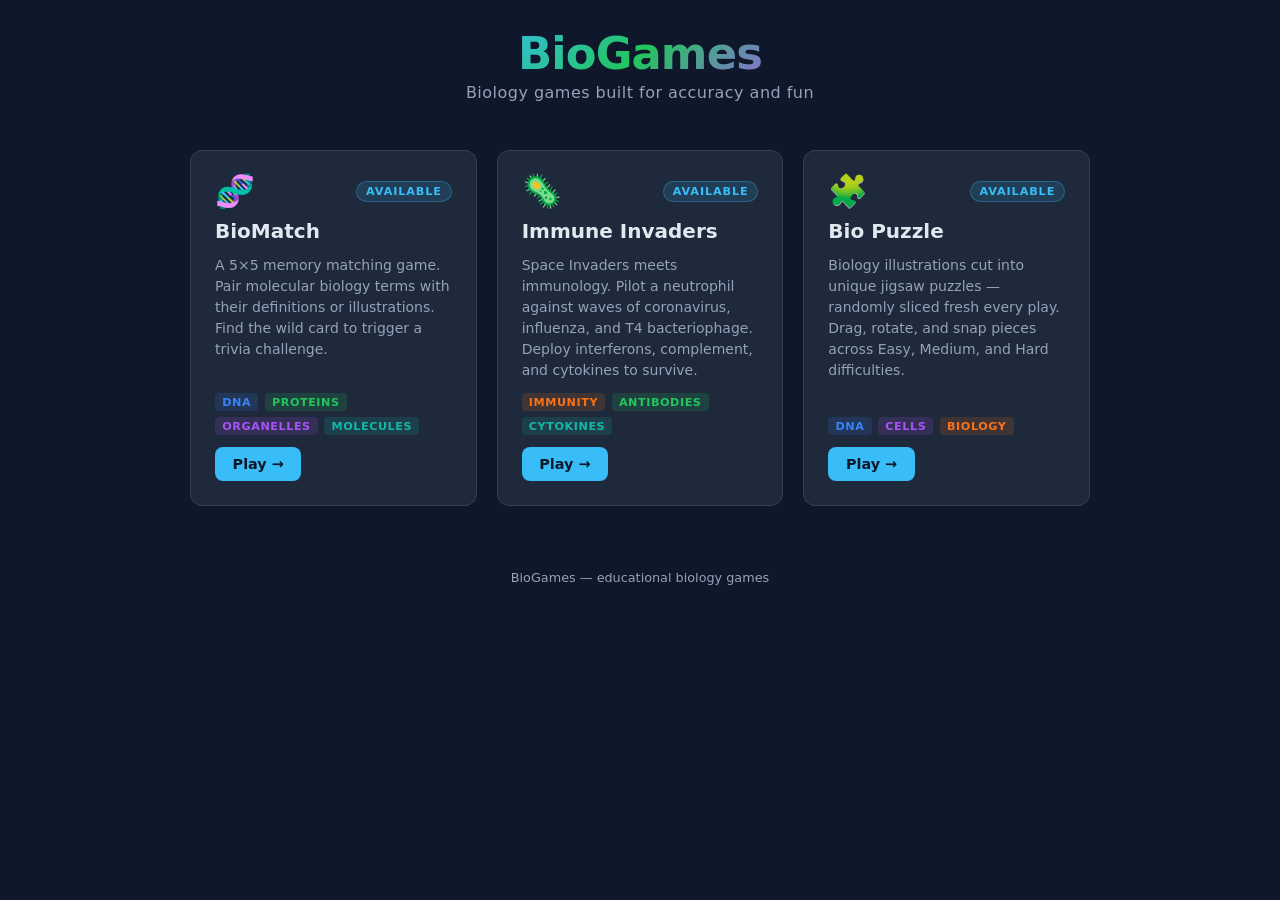
<file: index.html>
<!DOCTYPE html>
<html lang="en">
<head>
  <meta charset="UTF-8">
  <meta name="viewport" content="width=device-width, initial-scale=1.0">
  <title>BioGames</title>
  <link rel="stylesheet" href="shared/styles.css">
  <style>
    body {
      display: flex;
      flex-direction: column;
      align-items: center;
      padding: 2rem 1rem;
    }

    /* ---------- Header ---------- */
    .site-header {
      text-align: center;
      margin-bottom: 3rem;
    }

    .site-logo {
      font-size: 2.8rem;
      font-weight: 900;
      letter-spacing: -0.02em;
      background: linear-gradient(135deg, var(--accent) 0%, var(--protein) 50%, var(--organelle) 100%);
      -webkit-background-clip: text;
      -webkit-text-fill-color: transparent;
      background-clip: text;
      line-height: 1;
      margin-bottom: 0.4rem;
    }

    .site-tagline {
      color: var(--text-dim);
      font-size: 1rem;
      letter-spacing: 0.03em;
    }

    /* ---------- Game Grid ---------- */
    .game-grid {
      display: grid;
      grid-template-columns: repeat(auto-fill, minmax(280px, 1fr));
      gap: 1.25rem;
      width: 100%;
      max-width: 900px;
    }

    /* ---------- Game Card ---------- */
    .game-card {
      background: var(--surface);
      border: 1px solid #334155;
      border-radius: var(--radius);
      padding: 1.5rem;
      display: flex;
      flex-direction: column;
      gap: 0.75rem;
      transition: border-color 0.2s, transform 0.15s;
      text-decoration: none;
      color: inherit;
    }

    .game-card:hover {
      border-color: var(--accent);
      transform: translateY(-2px);
    }

    .game-card.coming-soon {
      opacity: 0.45;
      cursor: default;
      pointer-events: none;
    }

    .game-card-header {
      display: flex;
      align-items: center;
      justify-content: space-between;
      gap: 0.5rem;
    }

    .game-icon {
      font-size: 2rem;
      line-height: 1;
    }

    .game-badge {
      font-size: 0.7rem;
      font-weight: 700;
      text-transform: uppercase;
      letter-spacing: 0.08em;
      padding: 0.2rem 0.55rem;
      border-radius: 99px;
      background: rgba(56,189,248,0.15);
      color: var(--accent);
      border: 1px solid rgba(56,189,248,0.3);
    }

    .game-badge.soon {
      background: rgba(148,163,184,0.1);
      color: var(--text-dim);
      border-color: rgba(148,163,184,0.2);
    }

    .game-title {
      font-size: 1.25rem;
      font-weight: 700;
      color: var(--text);
    }

    .game-description {
      font-size: 0.875rem;
      color: var(--text-dim);
      line-height: 1.5;
      flex: 1;
    }

    .game-tags {
      display: flex;
      gap: 0.4rem;
      flex-wrap: wrap;
    }

    .tag {
      font-size: 0.7rem;
      font-weight: 600;
      padding: 0.15rem 0.45rem;
      border-radius: 4px;
      text-transform: uppercase;
      letter-spacing: 0.05em;
    }

    .tag-dna       { background: rgba(59,130,246,0.15); color: var(--dna); }
    .tag-protein   { background: rgba(34,197,94,0.15);  color: var(--protein); }
    .tag-organelle { background: rgba(168,85,247,0.15); color: var(--organelle); }
    .tag-process   { background: rgba(249,115,22,0.15); color: var(--process); }
    .tag-molecule  { background: rgba(20,184,166,0.15); color: var(--molecule); }

    .play-btn {
      display: inline-flex;
      align-items: center;
      gap: 0.4rem;
      background: var(--accent);
      color: var(--bg);
      border: none;
      padding: 0.55rem 1.1rem;
      border-radius: 8px;
      font-weight: 700;
      font-size: 0.9rem;
      cursor: pointer;
      transition: opacity 0.2s;
      align-self: flex-start;
      text-decoration: none;
    }

    .play-btn:hover { opacity: 0.85; }

    /* ---------- Footer ---------- */
    .site-footer {
      margin-top: 4rem;
      color: var(--text-dim);
      font-size: 0.8rem;
      text-align: center;
    }
  </style>
</head>
<body>

  <header class="site-header">
    <div class="site-logo">BioGames</div>
    <p class="site-tagline">Biology games built for accuracy and fun</p>
  </header>

  <div class="game-grid">

    <!-- BioMatch -->
    <div class="game-card">
      <div class="game-card-header">
        <span class="game-icon">&#x1F9EC;</span>
        <span class="game-badge">Available</span>
      </div>
      <div class="game-title">BioMatch</div>
      <p class="game-description">
        A 5&times;5 memory matching game. Pair molecular biology terms with their definitions or
        illustrations. Find the wild card to trigger a trivia challenge.
      </p>
      <div class="game-tags">
        <span class="tag tag-dna">DNA</span>
        <span class="tag tag-protein">Proteins</span>
        <span class="tag tag-organelle">Organelles</span>
        <span class="tag tag-molecule">Molecules</span>
      </div>
      <a class="play-btn" href="games/bio-match/">Play &rarr;</a>
    </div>

    <!-- Immune Invaders -->
    <div class="game-card">
      <div class="game-card-header">
        <span class="game-icon">&#x1F9A0;</span>
        <span class="game-badge">Available</span>
      </div>
      <div class="game-title">Immune Invaders</div>
      <p class="game-description">
        Space Invaders meets immunology. Pilot a neutrophil against waves of
        coronavirus, influenza, and T4 bacteriophage. Deploy interferons,
        complement, and cytokines to survive.
      </p>
      <div class="game-tags">
        <span class="tag tag-process">Immunity</span>
        <span class="tag tag-protein">Antibodies</span>
        <span class="tag tag-molecule">Cytokines</span>
      </div>
      <a class="play-btn" href="games/immune-invaders/">Play &rarr;</a>
    </div>

    <!-- Bio Puzzle -->
    <div class="game-card">
      <div class="game-card-header">
        <span class="game-icon">&#x1F9E9;</span>
        <span class="game-badge">Available</span>
      </div>
      <div class="game-title">Bio Puzzle</div>
      <p class="game-description">
        Biology illustrations cut into unique jigsaw puzzles &mdash; randomly
        sliced fresh every play. Drag, rotate, and snap pieces across Easy,
        Medium, and Hard difficulties.
      </p>
      <div class="game-tags">
        <span class="tag tag-dna">DNA</span>
        <span class="tag tag-organelle">Cells</span>
        <span class="tag tag-process">Biology</span>
      </div>
      <a class="play-btn" href="games/bio-puzzle/">Play &rarr;</a>
    </div>

  </div>

  <footer class="site-footer">
    BioGames &mdash; educational biology games
  </footer>

</body>
</html>
</file>
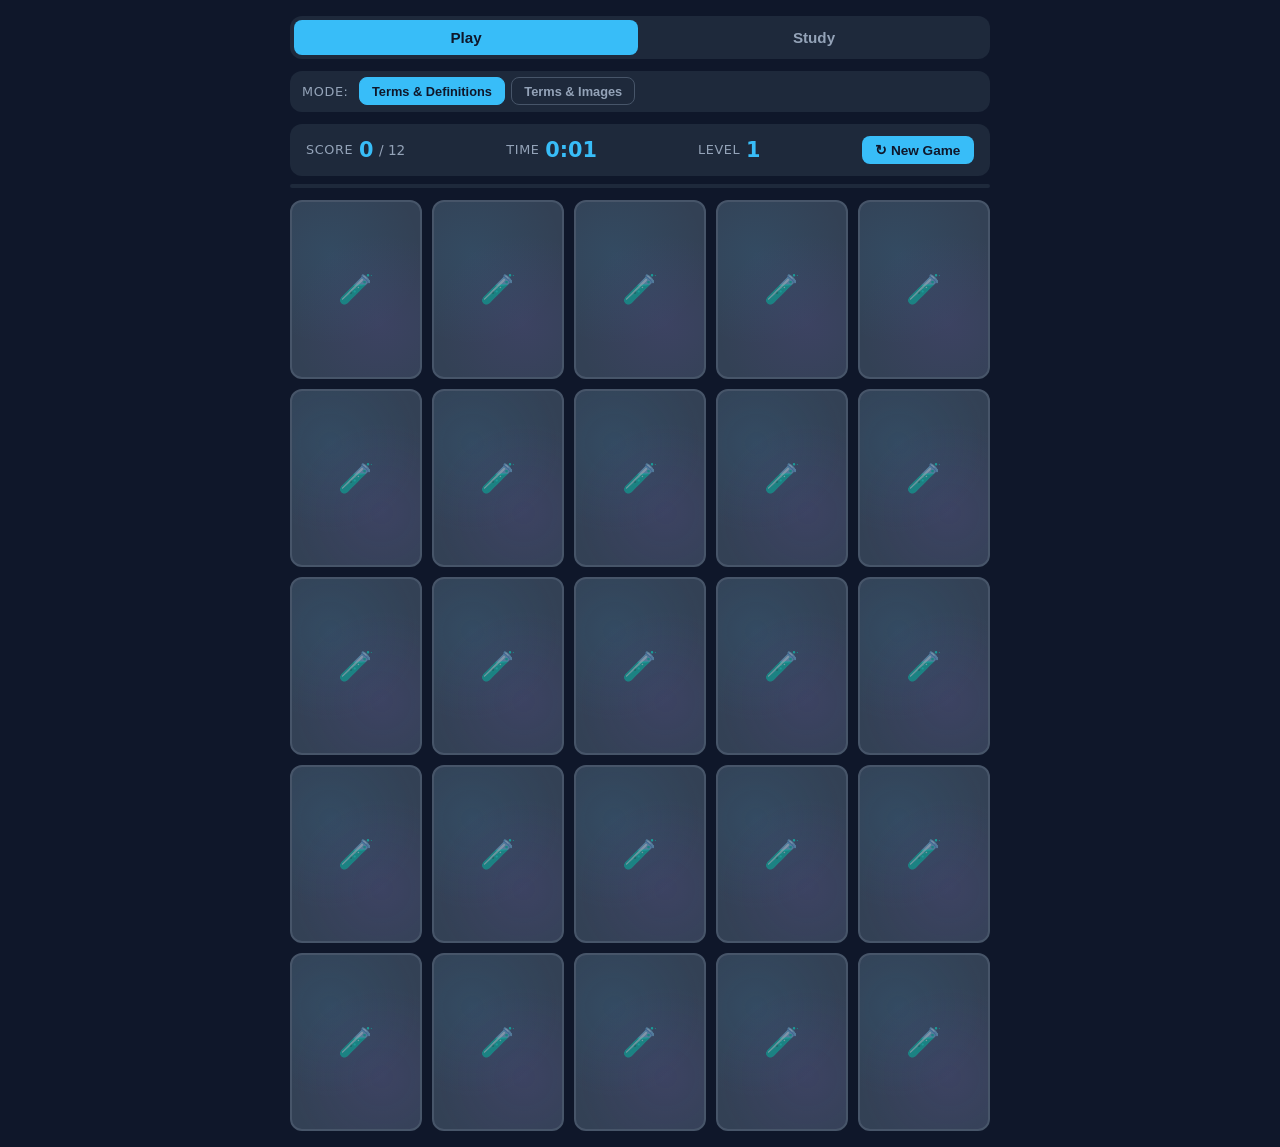
<file: games/bio-match/index.html>
<!DOCTYPE html>
<html lang="en">
<head>
  <meta charset="UTF-8">
  <meta name="viewport" content="width=device-width, initial-scale=1.0">
  <title>BioMatch — BioGames</title>
  <link rel="stylesheet" href="../../shared/styles.css">
  <link rel="stylesheet" href="styles.css">
</head>
<body>
  <!-- ============================================================
       BioMatch: A molecular biology-themed memory matching game.

       Game Logic Overview:
       - 5x5 grid = 25 cards (12 matched pairs + 1 special "wild" card)
       - Cards are drawn from biology content pools (DNA, proteins,
         organelles, processes, molecules, enzymes) and color-coded
         by category.
       - Clicking a card reveals it for 3 seconds with a countdown.
       - If two revealed cards match, they disappear with a "MATCH!!"
         animation and score increments.
       - If they don't match, both flip back after the 3-sec window.
       - The special card triggers a multiple-choice biology trivia
         question. Correct = one pair is auto-removed; Wrong = board
         is reshuffled.
       - Timer tracks completion time. Confetti celebration on win.
       ============================================================ -->

  <div id="app">
    <!-- Tab Navigation -->
    <nav id="tab-bar">
      <button class="tab-btn active" data-tab="game">Play</button>
      <button class="tab-btn" data-tab="study">Study</button>
    </nav>

    <!-- Game Mode Selector (visible on both pages) -->
    <div id="mode-bar">
      <span class="mode-label">Mode:</span>
      <button class="mode-btn active" data-mode="definitions">Terms &amp; Definitions</button>
      <button class="mode-btn" data-mode="images">Terms &amp; Images</button>
    </div>

    <!-- ==================== GAME PAGE ==================== -->
    <div id="page-game" class="page">

    <!-- Header / HUD -->
    <header id="hud">
      <div class="hud-item">
        <span class="hud-label">Score</span>
        <span id="score" class="hud-value">0</span>
        <span class="hud-sublabel">/ <span id="total-pairs">12</span></span>
      </div>
      <div class="hud-item">
        <span class="hud-label">Time</span>
        <span id="timer" class="hud-value">0:00</span>
      </div>
      <div class="hud-item">
        <span class="hud-label">Level</span>
        <span id="level" class="hud-value">1</span>
      </div>
      <div class="hud-item">
        <button id="new-game-btn" title="New Game">&#x21bb; New Game</button>
      </div>
    </header>

    <!-- Countdown bar shown when a card is revealed -->
    <div id="countdown-bar-container">
      <div id="countdown-bar"></div>
    </div>

    <!-- 5x5 Card Grid -->
    <main id="grid"></main>

    <!-- Match animation overlay -->
    <div id="match-overlay" class="hidden">
      <span>MATCH!!</span>
    </div>

    <!-- Trivia modal for the special card -->
    <div id="trivia-modal" class="modal hidden">
      <div class="modal-content">
        <div class="modal-header">
          <span class="modal-icon">&#x1F9EC;</span> <!-- DNA emoji -->
          <h2>Biology Trivia!</h2>
        </div>
        <p id="trivia-difficulty" class="trivia-difficulty"></p>
        <p id="trivia-question" class="trivia-question"></p>
        <div id="trivia-choices" class="trivia-choices"></div>
        <p id="trivia-feedback" class="trivia-feedback hidden"></p>
      </div>
    </div>

    <!-- Win / celebration overlay -->
    <div id="win-overlay" class="modal hidden">
      <div class="modal-content celebration">
        <h1>&#127881; Ta-Da! &#127881;</h1>
        <p id="win-message"></p>
        <button id="next-level-btn">Next Level &rarr;</button>
      </div>
    </div>

    <!-- Confetti canvas -->
    <canvas id="confetti-canvas"></canvas>

    </div><!-- /page-game -->

    <!-- ==================== STUDY PAGE ==================== -->
    <div id="page-study" class="page hidden">
      <h2 class="study-title">Study Guide</h2>
      <p class="study-subtitle">Review all term-definition pairs before playing.</p>
      <div id="study-list"></div>
    </div>

  </div>

  <script src="questions.js"></script>
  <script src="drawings.js"></script>
  <script src="game.js"></script>
</body>
</html>
</file>
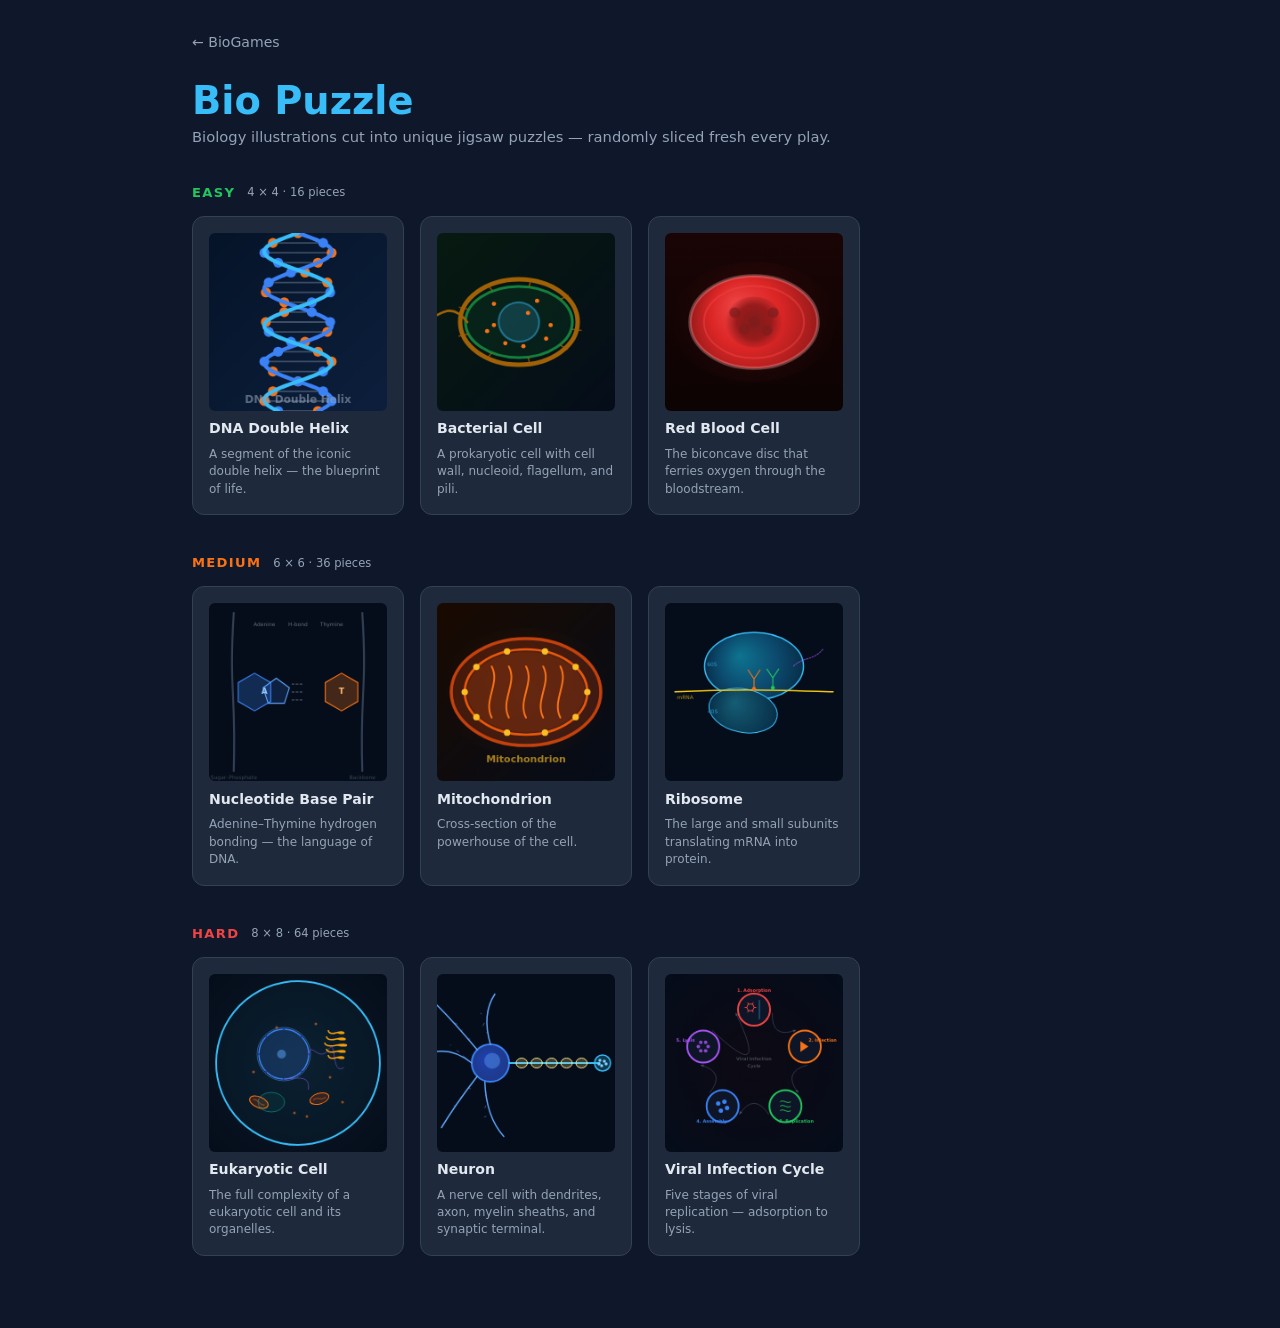
<file: games/bio-puzzle/index.html>
<!DOCTYPE html>
<html lang="en">
<head>
  <meta charset="UTF-8">
  <meta name="viewport" content="width=device-width, initial-scale=1.0">
  <title>Bio Puzzle — BioGames</title>
  <link rel="stylesheet" href="styles.css">
</head>
<body>

<!-- SELECTION SCREEN -->
<div id="select-screen">
  <a href="../../" class="select-back">← BioGames</a>
  <h1 class="select-title">Bio Puzzle</h1>
  <p class="select-subtitle">Biology illustrations cut into unique jigsaw puzzles — randomly sliced fresh every play.</p>

  <section class="diff-section">
    <h2 class="diff-heading easy">Easy <span class="diff-meta">4 × 4 · 16 pieces</span></h2>
    <div class="puzzle-grid" id="grid-easy"></div>
  </section>

  <section class="diff-section">
    <h2 class="diff-heading medium">Medium <span class="diff-meta">6 × 6 · 36 pieces</span></h2>
    <div class="puzzle-grid" id="grid-medium"></div>
  </section>

  <section class="diff-section">
    <h2 class="diff-heading hard">Hard <span class="diff-meta">8 × 8 · 64 pieces</span></h2>
    <div class="puzzle-grid" id="grid-hard"></div>
  </section>
</div>

<!-- WORKBENCH -->
<div id="workbench" style="display:none">
  <a id="back-btn" href="#">← Select Puzzle</a>
  <canvas id="game-canvas"></canvas>
</div>

<div id="toast"></div>

<script src="puzzles.js"></script>
<script src="jigsaw.js"></script>
<script src="game.js"></script>
</body>
</html>
</file>
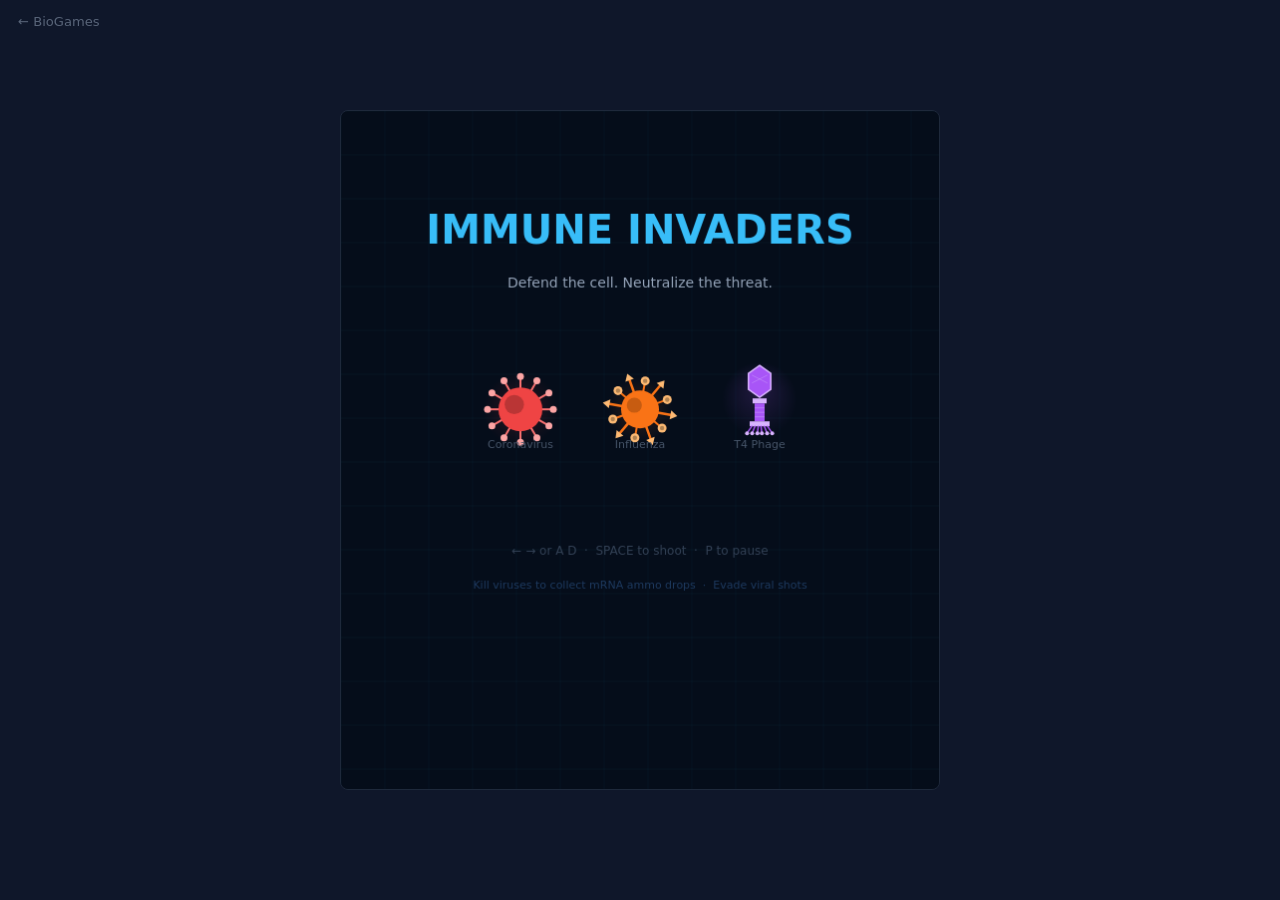
<file: games/immune-invaders/index.html>
<!DOCTYPE html>
<html lang="en">
<head>
  <meta charset="UTF-8">
  <meta name="viewport" content="width=device-width, initial-scale=1.0">
  <title>Immune Invaders — BioGames</title>
  <link rel="stylesheet" href="styles.css">
</head>
<body>

  <a class="back-link" href="../../">&#x2190; BioGames</a>

  <div id="game-wrapper">
    <canvas id="game-canvas"></canvas>
    <div id="toast"></div>
  </div>

  <script src="game.js"></script>
</body>
</html>
</file>
<file: shared/styles.css>
/* ==========================================================
   BioGames — Shared Styles
   Dark scientific aesthetic shared across all games.
   ========================================================== */

/* ---------- Reset ---------- */
*, *::before, *::after {
  box-sizing: border-box;
  margin: 0;
  padding: 0;
}

/* ---------- Design Tokens ---------- */
:root {
  --bg: #0f172a;
  --surface: #1e293b;
  --text: #e2e8f0;
  --text-dim: #94a3b8;
  --accent: #38bdf8;

  /* Biology category colors */
  --dna:       #3B82F6;
  --protein:   #22C55E;
  --organelle: #A855F7;
  --process:   #F97316;
  --molecule:  #14B8A6;
  --enzyme:    #EF4444;
  --special:   #EAB308;

  --card-back: #334155;
  --radius: 12px;
  --transition: 0.5s;
}

/* ---------- Base ---------- */
body {
  font-family: 'Segoe UI', system-ui, -apple-system, sans-serif;
  background: var(--bg);
  color: var(--text);
  min-height: 100vh;
}
</file>
<file: games/bio-match/styles.css>
/* ==========================================================
   BioMatch — Game Styles
   Category color-coding:
     DNA       → blue   (#3B82F6)
     Protein   → green  (#22C55E)
     Organelle → purple (#A855F7)
     Process   → orange (#F97316)
     Molecule  → teal   (#14B8A6)
     Enzyme    → red    (#EF4444)
     Special   → gold   (#EAB308)
   Shared base styles (reset, :root, body) live in ../../shared/styles.css
   ========================================================== */

/* ---------- Game Layout ---------- */
body {
  display: flex;
  justify-content: center;
  padding: 1rem;
}

#app {
  width: 100%;
  max-width: 700px;
}

/* ---------- Tab Navigation ---------- */
#tab-bar {
  display: flex;
  gap: 0.25rem;
  margin-bottom: 0.75rem;
  background: var(--surface);
  border-radius: var(--radius);
  padding: 0.25rem;
}

.tab-btn {
  flex: 1;
  padding: 0.55rem 1rem;
  border: none;
  border-radius: 8px;
  background: transparent;
  color: var(--text-dim);
  font-size: 0.95rem;
  font-weight: 600;
  cursor: pointer;
  transition: background 0.2s, color 0.2s;
}

.tab-btn:hover {
  color: var(--text);
}

.tab-btn.active {
  background: var(--accent);
  color: var(--bg);
}

/* ---------- Mode Bar ---------- */
#mode-bar {
  display: flex;
  align-items: center;
  gap: 0.4rem;
  margin-bottom: 0.75rem;
  padding: 0.4rem 0.75rem;
  background: var(--surface);
  border-radius: var(--radius);
  flex-wrap: wrap;
}

.mode-label {
  color: var(--text-dim);
  font-size: 0.8rem;
  text-transform: uppercase;
  letter-spacing: 0.05em;
  margin-right: 0.25rem;
}

.mode-btn {
  padding: 0.35rem 0.75rem;
  border: 1.5px solid #475569;
  border-radius: 8px;
  background: transparent;
  color: var(--text-dim);
  font-size: 0.8rem;
  font-weight: 600;
  cursor: pointer;
  transition: background 0.2s, color 0.2s, border-color 0.2s;
}

.mode-btn:hover {
  border-color: var(--accent);
  color: var(--text);
}

.mode-btn.active {
  background: var(--accent);
  color: var(--bg);
  border-color: var(--accent);
}

/* ---------- Pages ---------- */
.page.hidden { display: none; }

/* ---------- HUD ---------- */
#hud {
  display: flex;
  justify-content: space-between;
  align-items: center;
  gap: 0.5rem;
  padding: 0.75rem 1rem;
  background: var(--surface);
  border-radius: var(--radius);
  margin-bottom: 0.5rem;
  flex-wrap: wrap;
}

.hud-item {
  display: flex;
  align-items: center;
  gap: 0.35rem;
}

.hud-label {
  color: var(--text-dim);
  font-size: 0.8rem;
  text-transform: uppercase;
  letter-spacing: 0.05em;
}

.hud-value {
  font-size: 1.3rem;
  font-weight: 700;
  color: var(--accent);
}

.hud-sublabel {
  color: var(--text-dim);
  font-size: 0.85rem;
}

#new-game-btn {
  background: var(--accent);
  color: var(--bg);
  border: none;
  padding: 0.4rem 0.85rem;
  border-radius: 8px;
  font-weight: 600;
  font-size: 0.85rem;
  cursor: pointer;
  transition: opacity 0.2s;
}
#new-game-btn:hover { opacity: 0.85; }

/* ---------- Countdown Bar ---------- */
#countdown-bar-container {
  height: 4px;
  background: var(--surface);
  border-radius: 2px;
  margin-bottom: 0.75rem;
  overflow: hidden;
}

#countdown-bar {
  height: 100%;
  width: 0%;
  background: var(--accent);
  border-radius: 2px;
  transition: width linear;
}

#countdown-bar.active {
  width: 100%;
}

/* ---------- Grid ---------- */
#grid {
  display: grid;
  grid-template-columns: repeat(5, 1fr);
  gap: 10px;
}

/* ---------- Card ---------- */
.card {
  position: relative;
  aspect-ratio: 1 / 1.35;
  perspective: 800px;
  cursor: pointer;
}

.card.matched {
  pointer-events: none;
}

.card.matched .card-inner {
  animation: matchPop 0.5s ease forwards;
}

@keyframes matchPop {
  0%   { transform: rotateY(180deg) scale(1); opacity: 1; }
  50%  { transform: rotateY(180deg) scale(1.15); opacity: 0.8; }
  100% { transform: rotateY(180deg) scale(0); opacity: 0; }
}

.card-inner {
  width: 100%;
  height: 100%;
  position: relative;
  transform-style: preserve-3d;
  transition: transform var(--transition) ease;
}

.card.flipped .card-inner {
  transform: rotateY(180deg);
}

.card-face {
  position: absolute;
  width: 100%;
  height: 100%;
  backface-visibility: hidden;
  border-radius: var(--radius);
  display: flex;
  flex-direction: column;
  align-items: center;
  justify-content: center;
  padding: 0.4rem;
  text-align: center;
  overflow: hidden;
}

/* Card back — molecular / lab pattern */
.card-back {
  background: var(--card-back);
  border: 2px solid #475569;
  /* Subtle DNA helix pattern via repeating gradient */
  background-image:
    radial-gradient(circle at 30% 30%, rgba(56,189,248,0.08) 0%, transparent 60%),
    radial-gradient(circle at 70% 70%, rgba(168,85,247,0.08) 0%, transparent 60%);
}

.card-back::after {
  content: '\1F9EA'; /* test tube emoji */
  font-size: 1.8rem;
  opacity: 0.5;
}

/* Card front */
.card-front {
  background: var(--surface);
  transform: rotateY(180deg);
  border: 2px solid;
  display: flex;
  flex-direction: column;
  gap: 0.2rem;
}

.card-category {
  font-size: 0.65rem;
  text-transform: uppercase;
  letter-spacing: 0.08em;
  opacity: 0.8;
}

.card-label {
  font-size: 1.2rem;
  font-weight: 700;
  word-break: break-word;
  line-height: 1.2;
  text-align: center;
}

/* Single-word terms shrink to fit without breaking */
.card-label-single {
  white-space: nowrap;
  font-size: clamp(0.6rem, 2.5vw, 1.2rem);
}

/* Definition cards use smaller text to fit longer descriptions */
.card-label-def {
  font-size: 0.8rem;
  font-weight: 500;
  line-height: 1.3;
  text-align: center;
}

/* Image cards display SVG drawings */
.card-image {
  width: 85%;
  height: 70%;
  display: flex;
  align-items: center;
  justify-content: center;
}

.card-image svg,
.card-image img {
  width: 100%;
  height: 100%;
  object-fit: contain;
}

/* Study page image cards */
.study-image {
  flex: 1;
  padding: 0.5rem;
  display: flex;
  align-items: center;
  justify-content: center;
}

.study-image svg,
.study-image img {
  width: 100%;
  max-height: 80px;
  object-fit: contain;
}


/* Visual indicator: term cards have a solid left border accent */
.card-front.type-term {
  border-left-width: 4px;
}

/* Definition cards get a subtle background tint */
.card-front.type-definition {
  background: rgba(30, 41, 59, 0.95);
  border-style: dashed;
}

.card-countdown {
  position: absolute;
  bottom: 0.3rem;
  font-size: 0.65rem;
  opacity: 0.6;
}

/* Category color borders & text */
.card-front.cat-dna        { border-color: var(--dna);       color: var(--dna); }
.card-front.cat-protein     { border-color: var(--protein);   color: var(--protein); }
.card-front.cat-organelle   { border-color: var(--organelle); color: var(--organelle); }
.card-front.cat-process     { border-color: var(--process);   color: var(--process); }
.card-front.cat-molecule    { border-color: var(--molecule);  color: var(--molecule); }
.card-front.cat-enzyme      { border-color: var(--enzyme);    color: var(--enzyme); }
.card-front.cat-special     { border-color: var(--special);   color: var(--special); }

/* Special card glow */
.card-front.cat-special {
  box-shadow: 0 0 12px rgba(234,179,8,0.4);
}

/* ---------- Match Overlay ---------- */
#match-overlay {
  position: fixed;
  inset: 0;
  display: flex;
  align-items: center;
  justify-content: center;
  z-index: 100;
  pointer-events: none;
}

#match-overlay span {
  font-size: 4rem;
  font-weight: 900;
  color: var(--accent);
  text-shadow: 0 0 30px rgba(56,189,248,0.6);
  animation: matchBurst 0.8s ease forwards;
}

@keyframes matchBurst {
  0%   { transform: scale(0.3); opacity: 0; }
  50%  { transform: scale(1.3); opacity: 1; }
  100% { transform: scale(1); opacity: 0; }
}

#match-overlay.hidden { display: none; }

/* ---------- Modal (Trivia & Win) ---------- */
.modal {
  position: fixed;
  inset: 0;
  background: rgba(15,23,42,0.85);
  display: flex;
  align-items: center;
  justify-content: center;
  z-index: 200;
  padding: 1rem;
}
.modal.hidden { display: none; }

.modal-content {
  background: var(--surface);
  border: 1px solid #475569;
  border-radius: var(--radius);
  padding: 1.5rem;
  max-width: 520px;
  width: 100%;
  max-height: 90vh;
  overflow-y: auto;
}

.modal-header {
  display: flex;
  align-items: center;
  gap: 0.5rem;
  margin-bottom: 0.75rem;
}

.modal-icon {
  font-size: 1.8rem;
}

.modal-header h2 {
  font-size: 1.4rem;
  color: var(--special);
}

.trivia-difficulty {
  font-size: 0.75rem;
  text-transform: uppercase;
  letter-spacing: 0.08em;
  margin-bottom: 0.5rem;
  padding: 0.2rem 0.5rem;
  border-radius: 4px;
  display: inline-block;
}
.trivia-difficulty.easy   { background: #166534; color: #bbf7d0; }
.trivia-difficulty.medium { background: #854d0e; color: #fef08a; }
.trivia-difficulty.hard   { background: #991b1b; color: #fecaca; }

.trivia-question {
  font-size: 1.05rem;
  line-height: 1.45;
  margin-bottom: 1rem;
}

.trivia-choices {
  display: flex;
  flex-direction: column;
  gap: 0.5rem;
}

.trivia-choice-btn {
  background: #1e293b;
  border: 2px solid #475569;
  color: var(--text);
  padding: 0.65rem 0.85rem;
  border-radius: 8px;
  font-size: 0.95rem;
  cursor: pointer;
  text-align: left;
  transition: border-color 0.2s, background 0.2s;
}
.trivia-choice-btn:hover {
  border-color: var(--accent);
  background: #283548;
}
.trivia-choice-btn.correct {
  border-color: var(--protein);
  background: rgba(34,197,94,0.15);
  pointer-events: none;
}
.trivia-choice-btn.wrong {
  border-color: var(--enzyme);
  background: rgba(239,68,68,0.15);
  pointer-events: none;
}

.trivia-feedback {
  margin-top: 0.75rem;
  font-weight: 600;
  font-size: 1rem;
}
.trivia-feedback.hidden { display: none; }

/* ---------- Celebration ---------- */
.celebration h1 {
  font-size: 2.2rem;
  text-align: center;
  margin-bottom: 0.5rem;
}

.celebration p {
  text-align: center;
  font-size: 1.1rem;
  color: var(--text-dim);
  margin-bottom: 1rem;
}

#next-level-btn {
  display: block;
  margin: 0 auto;
  background: var(--accent);
  color: var(--bg);
  border: none;
  padding: 0.6rem 1.5rem;
  border-radius: 8px;
  font-weight: 700;
  font-size: 1rem;
  cursor: pointer;
  transition: opacity 0.2s;
}
#next-level-btn:hover { opacity: 0.85; }

/* ---------- Confetti Canvas ---------- */
#confetti-canvas {
  position: fixed;
  inset: 0;
  width: 100%;
  height: 100%;
  pointer-events: none;
  z-index: 300;
}

/* ---------- Shuffle animation ---------- */
.card.shuffling .card-inner {
  animation: shuffleWiggle 0.6s ease;
}

@keyframes shuffleWiggle {
  0%   { transform: translateX(0) rotateZ(0); }
  25%  { transform: translateX(-12px) rotateZ(-5deg); }
  50%  { transform: translateX(12px) rotateZ(5deg); }
  75%  { transform: translateX(-6px) rotateZ(-2deg); }
  100% { transform: translateX(0) rotateZ(0); }
}

/* ---------- Study Page ---------- */
.study-title {
  font-size: 1.5rem;
  font-weight: 700;
  color: var(--accent);
  margin-bottom: 0.25rem;
}

.study-subtitle {
  color: var(--text-dim);
  font-size: 0.9rem;
  margin-bottom: 1.25rem;
}

.study-category-heading {
  font-size: 0.8rem;
  text-transform: uppercase;
  letter-spacing: 0.1em;
  font-weight: 700;
  margin-top: 1.25rem;
  margin-bottom: 0.5rem;
  padding-bottom: 0.3rem;
  border-bottom: 1px solid #334155;
}

.study-card {
  display: flex;
  align-items: stretch;
  background: var(--surface);
  border-radius: var(--radius);
  margin-bottom: 0.5rem;
  overflow: hidden;
  border: 1px solid #334155;
}

.study-term {
  flex: 0 0 35%;
  padding: 0.75rem;
  font-weight: 700;
  font-size: 1rem;
  display: flex;
  align-items: center;
  justify-content: center;
  text-align: center;
  border-right: 2px solid;
}

.study-definition {
  flex: 1;
  padding: 0.75rem;
  font-size: 0.85rem;
  line-height: 1.4;
  color: var(--text-dim);
  display: flex;
  align-items: center;
}

/* Category colors for study cards */
.study-card.cat-dna        .study-term { color: var(--dna);       border-color: var(--dna); }
.study-card.cat-protein     .study-term { color: var(--protein);   border-color: var(--protein); }
.study-card.cat-organelle   .study-term { color: var(--organelle); border-color: var(--organelle); }
.study-card.cat-process     .study-term { color: var(--process);   border-color: var(--process); }
.study-card.cat-molecule    .study-term { color: var(--molecule);  border-color: var(--molecule); }
.study-card.cat-enzyme      .study-term { color: var(--enzyme);    border-color: var(--enzyme); }

.study-category-heading.cat-dna       { color: var(--dna); }
.study-category-heading.cat-protein    { color: var(--protein); }
.study-category-heading.cat-organelle  { color: var(--organelle); }
.study-category-heading.cat-process    { color: var(--process); }
.study-category-heading.cat-molecule   { color: var(--molecule); }
.study-category-heading.cat-enzyme     { color: var(--enzyme); }

/* ---------- Responsive ---------- */
@media (max-width: 500px) {
  #grid { gap: 6px; }
  .card-label { font-size: 0.8rem; }
  .card-label-def { font-size: 0.55rem; }
  .card-category { font-size: 0.45rem; }
  .card-back::after { font-size: 1.2rem; }
  #match-overlay span { font-size: 2.5rem; }
  #hud { padding: 0.5rem; }
  .hud-value { font-size: 1rem; }
}

@media (max-width: 360px) {
  .card-label { font-size: 0.7rem; }
  .card-label-def { font-size: 0.5rem; }
  #grid { gap: 4px; }
}
</file>
<file: games/bio-puzzle/styles.css>
@import '../../shared/styles.css';

/* ===== SELECTION SCREEN ===== */

#select-screen {
  min-height: 100vh;
  padding: 2rem;
  max-width: 960px;
  margin: 0 auto;
}

.select-back {
  display: inline-block;
  color: var(--text-dim);
  text-decoration: none;
  font-size: 0.88rem;
  margin-bottom: 1.75rem;
  transition: color 0.2s;
}
.select-back:hover { color: var(--accent); }

.select-title {
  font-size: 2.4rem;
  font-weight: 800;
  color: var(--accent);
  margin: 0 0 0.3rem;
}
.select-subtitle {
  color: var(--text-dim);
  font-size: 0.92rem;
  margin: 0 0 2.5rem;
}

.diff-section { margin-bottom: 2.5rem; }

.diff-heading {
  font-size: 0.82rem;
  font-weight: 700;
  letter-spacing: 0.1em;
  text-transform: uppercase;
  margin-bottom: 1rem;
  display: flex;
  align-items: center;
  gap: 0.75rem;
}
.diff-heading .diff-meta {
  font-size: 0.72rem;
  font-weight: 400;
  color: var(--text-dim);
  text-transform: none;
  letter-spacing: 0;
}
.diff-heading.easy   { color: #22c55e; }
.diff-heading.medium { color: #f97316; }
.diff-heading.hard   { color: #ef4444; }

.puzzle-grid {
  display: grid;
  grid-template-columns: repeat(auto-fill, minmax(190px, 1fr));
  gap: 1rem;
}

.puzzle-card {
  background: var(--surface);
  border: 1px solid #334155;
  border-radius: var(--radius);
  padding: 1rem;
  cursor: pointer;
  transition: border-color 0.2s, transform 0.15s, box-shadow 0.2s;
  display: flex;
  flex-direction: column;
  gap: 0.6rem;
}
.puzzle-card:hover {
  border-color: var(--accent);
  transform: translateY(-2px);
  box-shadow: 0 4px 24px rgba(56,189,248,0.1);
}

.puzzle-thumb {
  width: 100%;
  aspect-ratio: 1;
  display: block;
  border-radius: 6px;
  image-rendering: crisp-edges;
}

.puzzle-card-title {
  font-size: 0.88rem;
  font-weight: 700;
  color: var(--text);
  margin: 0;
}
.puzzle-card-desc {
  font-size: 0.75rem;
  color: var(--text-dim);
  margin: 0;
  line-height: 1.45;
}

/* ===== WORKBENCH ===== */

#workbench {
  display: flex;
  align-items: center;
  justify-content: center;
  min-height: 100vh;
  background: #050d1a;
}

#game-canvas {
  display: block;
  cursor: grab;
}
#game-canvas.dragging { cursor: grabbing; }

/* Back button overlaid on workbench */
#back-btn {
  position: fixed;
  top: 12px;
  left: 16px;
  background: rgba(5,13,26,0.85);
  border: 1px solid #334155;
  border-radius: 8px;
  padding: 6px 14px;
  color: var(--text-dim);
  font-size: 0.82rem;
  font-family: 'Segoe UI', system-ui, sans-serif;
  text-decoration: none;
  cursor: pointer;
  transition: color 0.2s, border-color 0.2s;
  z-index: 20;
  display: none;
}
#back-btn:hover { color: var(--accent); border-color: var(--accent); }

/* Toast */
#toast {
  position: fixed;
  bottom: 24px;
  left: 50%;
  transform: translateX(-50%) translateY(60px);
  background: #1e293b;
  border: 1px solid #334155;
  border-radius: 8px;
  padding: 10px 20px;
  color: var(--text);
  font-size: 0.85rem;
  font-family: 'Segoe UI', system-ui, sans-serif;
  opacity: 0;
  transition: opacity 0.28s, transform 0.28s;
  pointer-events: none;
  z-index: 100;
  white-space: nowrap;
}
#toast.visible {
  opacity: 1;
  transform: translateX(-50%) translateY(0);
}
</file>
<file: games/immune-invaders/styles.css>
@import '../../shared/styles.css';

body {
  display: flex;
  flex-direction: column;
  align-items: center;
  justify-content: center;
  min-height: 100vh;
  overflow: hidden;
}

#game-wrapper {
  position: relative;
  display: inline-block;
  line-height: 0;
}

#game-canvas {
  display: block;
  border: 1px solid #1e293b;
  border-radius: 8px;
}

.back-link {
  position: fixed;
  top: 14px;
  left: 18px;
  color: var(--text-dim);
  text-decoration: none;
  font-size: 0.82rem;
  opacity: 0.55;
  transition: opacity 0.2s;
  z-index: 10;
  font-family: 'Segoe UI', system-ui, sans-serif;
}

.back-link:hover {
  opacity: 1;
}

#toast {
  position: absolute;
  bottom: 64px;
  left: 50%;
  transform: translateX(-50%);
  background: rgba(15, 23, 42, 0.95);
  color: #e2e8f0;
  padding: 0.38rem 1rem;
  border-radius: 8px;
  font-size: 0.78rem;
  font-family: 'Segoe UI', system-ui, sans-serif;
  border: 1px solid #334155;
  pointer-events: none;
  opacity: 0;
  transition: opacity 0.25s;
  white-space: nowrap;
  z-index: 5;
}

#toast.visible {
  opacity: 1;
}
</file>
